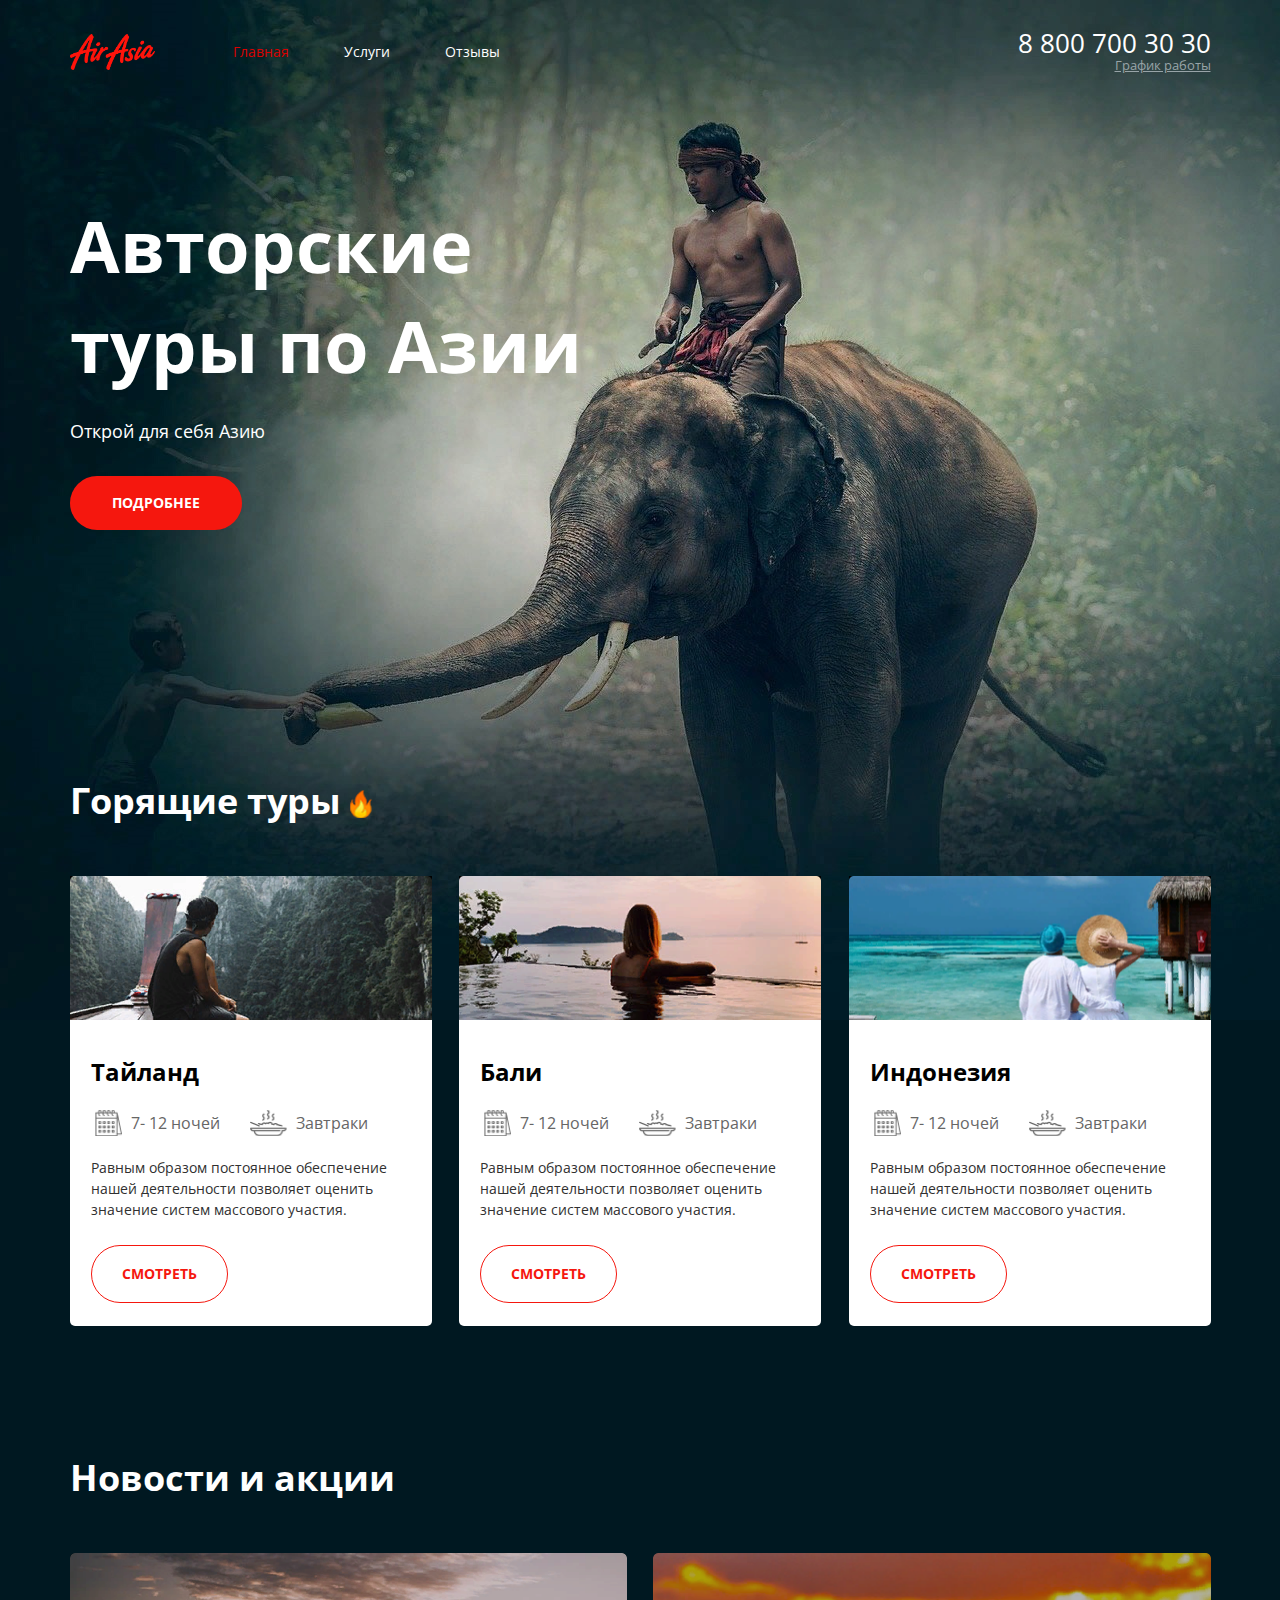
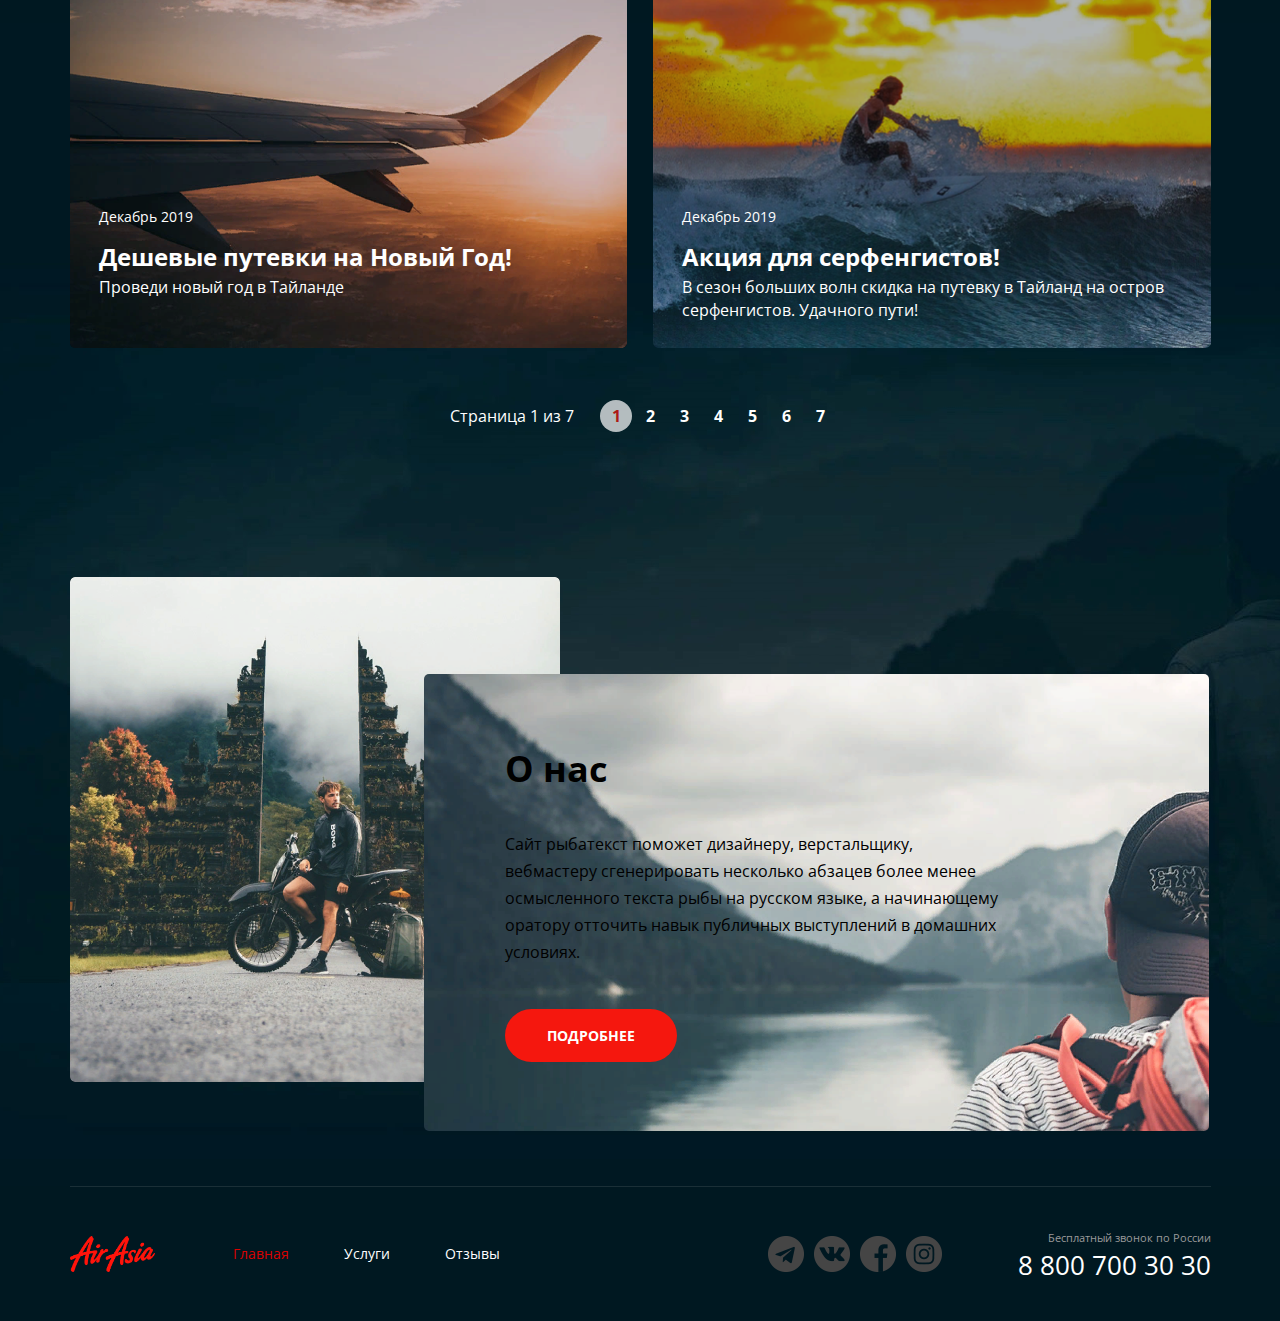
<file: index.html>
<!DOCTYPE html>
<html lang="ru">

<head>
  <meta charset="UTF-8">
  <title>Project air-asia</title>
  <link rel="stylesheet" href="main.css">
</head>

<body>
  <div class="wrapper wrapper-main">

    <header class="header">
      <div class="container header__container">
        <div class="header__col">
          <a href="index.html" class="logo">
            <img src="./img/icon/logo.png" alt="логотип" class="logo__pic">
          </a>
          <nav class="menu">
            <ul class="menu__list">
              <li class="menu__item"><a href="index.html" class="menu__title menu__title--active">Главная</a></li>
              <li class="menu__item"><a href="services.html" class="menu__title">Услуги</a></li>
              <li class="menu__item"><a href="reviews.html" class="menu__title">Отзывы</a></li>
            </ul>
          </nav>
        </div>
        <div class="header__col header__col-align--right">
          <address class="contacts">
            <a href="tel:+78007003030" class="contacts__phone">8 800 700 30 30</a>
            <div class="contacts__workhours">
              График работы
              <div class="contacts__dropdown">
                <div class="contacts__dropdown--workhours">пн-вс: 09:00 - 20:00</div>
                <div class="contacts__dropdown--lunchhours">Обед: 14:00-14:30</div>
              </div>
            </div>
          </address>
        </div>
      </div>
    </header>

    <div class="intro">
      <div class="container intro__container">
        <div class="intro__wrap">
          <h1 class="intro__title">Авторские туры по Азии</h1>
          <p class="intro__text">Открой для себя Азию</p>
          <a href="#" class="btn">Подробнее</a>
        </div>
      </div>
    </div>

    <div class="page-content">
      <div class="main-content">
        <section class="tours">
          <div class="container">
            <h2 class="tours__title">
              Горящие туры
              <img src="./img/icon/flame.png" alt="" class="tours__title-pic">
            </h2>
            <ul class="tours__list">
              <li class="burning-tour tours__item">
                <div class="burning-tour__cover-wrap">
                  <img src="./img/tours/river.png" alt="Тайланд" class="burning-tour__cover">
                </div>
                <div class="burning-tour__information">
                  <h3 class="burning-tour__name">Тайланд</h3>
                  <ul class="burning-tour__featuers">
                    <li class="burning-tour__featuer">
                      <div class="burning-tour__featuer-pic">
                        <img src="./img/icon/calendar.png" alt="" class="burning-tour__featuer-icon">
                      </div>
                      <div class="burning-tour__featuer-text">7- 12 ночей</div>
                    </li>
                    <li class="burning-tour__featuer">
                      <div class="burning-tour__featuer-pic">
                        <img src="./img/icon/meal.png" alt="" class="burning-tour__featuer-icon">
                      </div>
                      <div class="burning-tour__featuer-text">Завтраки</div>
                    </li>
                  </ul>
                  <p class="burning-tour__description">Равным образом постоянное обеспечение нашей деятельности
                    позволяет
                    оценить значение систем массового участия.</p>
                  <a href="#" class="btn btn--size-middle btn--theme-bordered burning-tour__btn">Смотреть</a>
                </div>
              </li>
              <li class="burning-tour tours__item">
                <div class="burning-tour__cover-wrap">
                  <img src="./img/tours/pool.png" alt="Бали" class="burning-tour__cover">
                </div>
                <div class="burning-tour__information">
                  <h3 class="burning-tour__name">Бали</h3>
                  <ul class="burning-tour__featuers">
                    <li class="burning-tour__featuer">
                      <div class="burning-tour__featuer-pic">
                        <img src="./img/icon/calendar.png" alt="" class="burning-tour__featuer-icon">
                      </div>
                      <div class="burning-tour__featuer-text">7- 12 ночей</div>
                    </li>
                    <li class="burning-tour__featuer">
                      <div class="burning-tour__featuer-pic">
                        <img src="./img/icon/meal.png" alt="" class="burning-tour__featuer-icon">
                      </div>
                      <div class="burning-tour__featuer-text">Завтраки</div>
                    </li>
                  </ul>
                  <p class="burning-tour__description">Равным образом постоянное обеспечение нашей деятельности
                    позволяет
                    оценить значение систем массового участия.</p>
                  <a href="#" class="btn btn--size-middle btn--theme-bordered burning-tour__btn">Смотреть</a>

                </div>
              </li>
              <li class="burning-tour tours__item">
                <div class="burning-tour__cover-wrap">
                  <img src="./img/tours/ocean.png" alt="Индонезия" class="burning-tour__cover">
                </div>
                <div class="burning-tour__information">
                  <h3 class="burning-tour__name">Индонезия</h3>

                  <ul class="burning-tour__featuers">
                    <li class="burning-tour__featuer">
                      <div class="burning-tour__featuer-pic">
                        <img src="./img/icon/calendar.png" alt="" class="burning-tour__featuer-icon">
                      </div>
                      <div class="burning-tour__featuer-text">7- 12 ночей</div>
                    </li>
                    <li class="burning-tour__featuer">
                      <div class="burning-tour__featuer-pic">
                        <img src="./img/icon/meal.png" alt="" class="burning-tour__featuer-icon">
                      </div>
                      <div class="burning-tour__featuer-text">Завтраки</div>
                    </li>
                  </ul>
                  <p class="burning-tour__description">Равным образом постоянное обеспечение нашей деятельности
                    позволяет
                    оценить значение систем массового участия.</p>
                  <a href="#" class="btn btn--size-middle btn--theme-bordered burning-tour__btn">Смотреть</a>
                </div>
              </li>
            </ul>
          </div>
        </section>

        <section class="news">
          <div class="container news__container">
            <h2 class="news__title">Новости и акции</h2>
            <ul class="news__list">
              <li class="news__item single-news">
                <a href="#" class="single-news__link">
                  <img src="./img/news/plain.png" alt="img" class="single-news__pic">
                  <div class="single-news__content">
                    <date class="single-news__date">Декабрь 2019</date>
                    <h3 class="single-news__name">Дешевые путевки на Новый Год!</h3>
                    <p class="single-news__add">Проведи новый год в Тайланде</p>
                  </div>
                </a>
              </li>
              <li class="news__item single-news">
                <a href="#" class="news__link ">
                  <img src="./img/news/Surfer.png" alt="img" class="single-news__pic">
                  <div class="single-news__content">
                    <date class="single-news__date">Декабрь 2019</date>
                    <h3 class="single-news__name">Акция для серфенгистов!</h3>
                    <p class="single-news__add">В сезон больших волн скидка на путевку в Тайланд на остров серфенгистов.
                      Удачного
                      пути!</p>
                  </div>
                </a>
              </li>
            </ul>

            <div class="pagination">
              <div class="pagination__display">Страница 1 из 7</div>
              <ul class="pagination__list">
                <li class="pagination__item pagination__item--active">
                  <a href="#" class="pagination__link">1</a>
                </li>
                <li class="pagination__item">
                  <a href="#" class="pagination__link">2</a>
                </li>
                <li class="pagination__item">
                  <a href="#" class="pagination__link">3</a>
                </li>
                <li class="pagination__item">
                  <a href="#" class="pagination__link">4</a>
                </li>
                <li class="pagination__item">
                  <a href="#" class="pagination__link">5</a>
                </li>
                <li class="pagination__item">
                  <a href="#" class="pagination__link">6</a>
                </li>
                <li class="pagination__item">
                  <a href="#" class="pagination__link">7</a>
                </li>
              </ul>
            </div>
          </div>
        </section>

        <section class="about">
          <div class="container about__container">
            <article class="about__desc">
              <h2 class="about__name">О нас</h2>
              <div class="about__text">
                <p>Сайт рыбатекст поможет дизайнеру, верстальщику, вебмастеру сгенерировать несколько
                  абзацев более менее осмысленного текста рыбы на русском языке, а начинающему оратору отточить навык
                  публичных выступлений в домашних условиях. </p>
              </div>
              <a href="#" class="btn">Подробнее</a>
            </article>
          </div>
        </section>
      </div>
    </div>

    <footer class="footer">
      <div class="container footer-container">
        <div class="footer__content">
          <div class="footer__col">
            <a href="index.html" class="logo">
              <img src="./img/icon/logo.png" alt="" class="logo__pic">
            </a>
            <nav class="menu">
              <ul class="menu__list">
                <li class="menu__item">
                  <a href="index.html" class="menu__title menu__title--active">Главная</a>
                </li>
                <li class="menu__item">
                  <a href="services.html" class="menu__title">Услуги</a>
                </li>
                <li class="menu__item">
                  <a href="reviews.html" class="menu__title">Отзывы</a>
                </li>
              </ul>
            </nav>
          </div>
          <div class="footer__col-align--right">
            <ul class="socials">
              <li class="socials__item socials__item--item-tg">
                <a href="#" class="socials__link"></a>
              </li>
              <li class="socials__item socials__item--item-vk">
                <a href="#" class="socials__link"></a>
              </li>
              <li class="socials__item socials__item--item-fb">
                <a href="#" class="socials__link"></a>
              </li>
              <li class="socials__item socials__item--item-inst">
                <a href="#" class="socials__link"></a>
              </li>
            </ul>

            <address class="contacts footer__contacts">
              <div class="contacts__inf">Бесплатный звонок по России</div>
              <a href="tel:+78007003030" class="contacts__phone">8 800 700 30 30</a>
            </address>
          </div>

        </div>
      </div>
    </footer>
  </div>
</body>

</html>
</file>
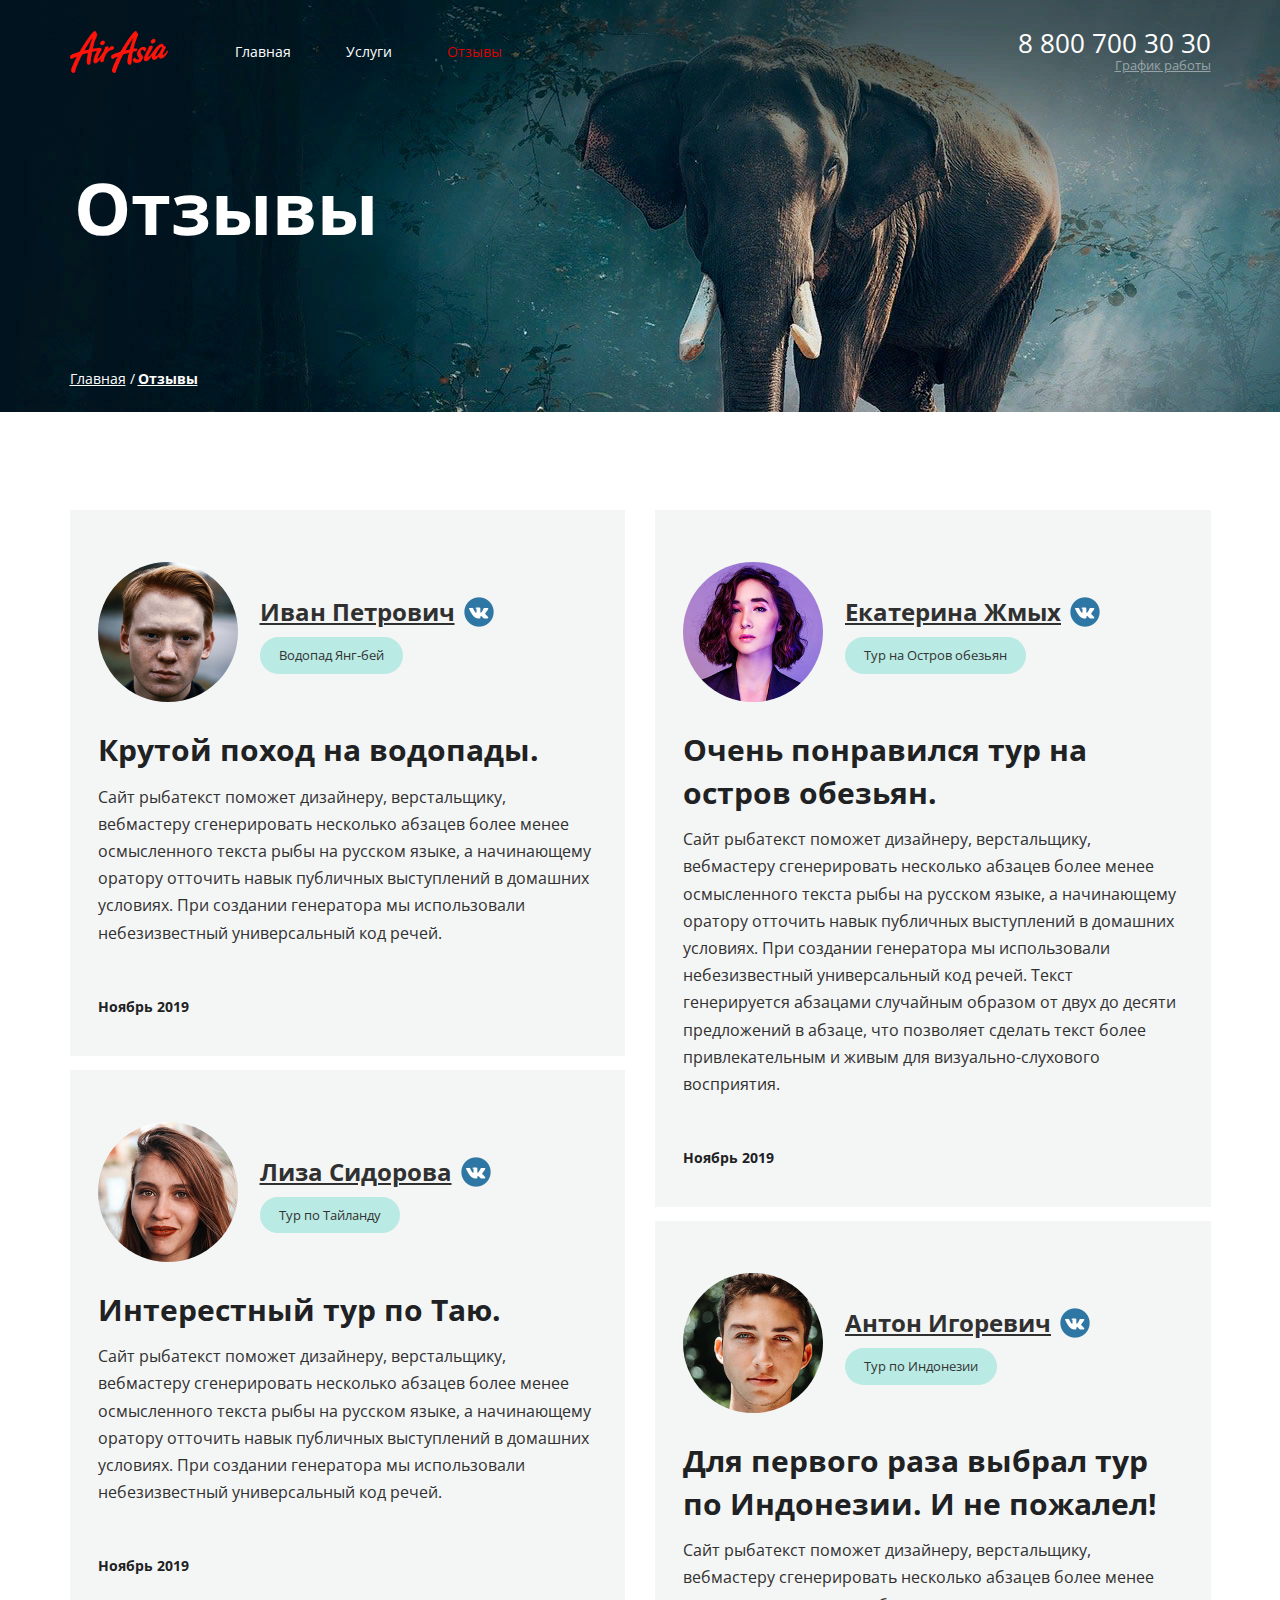
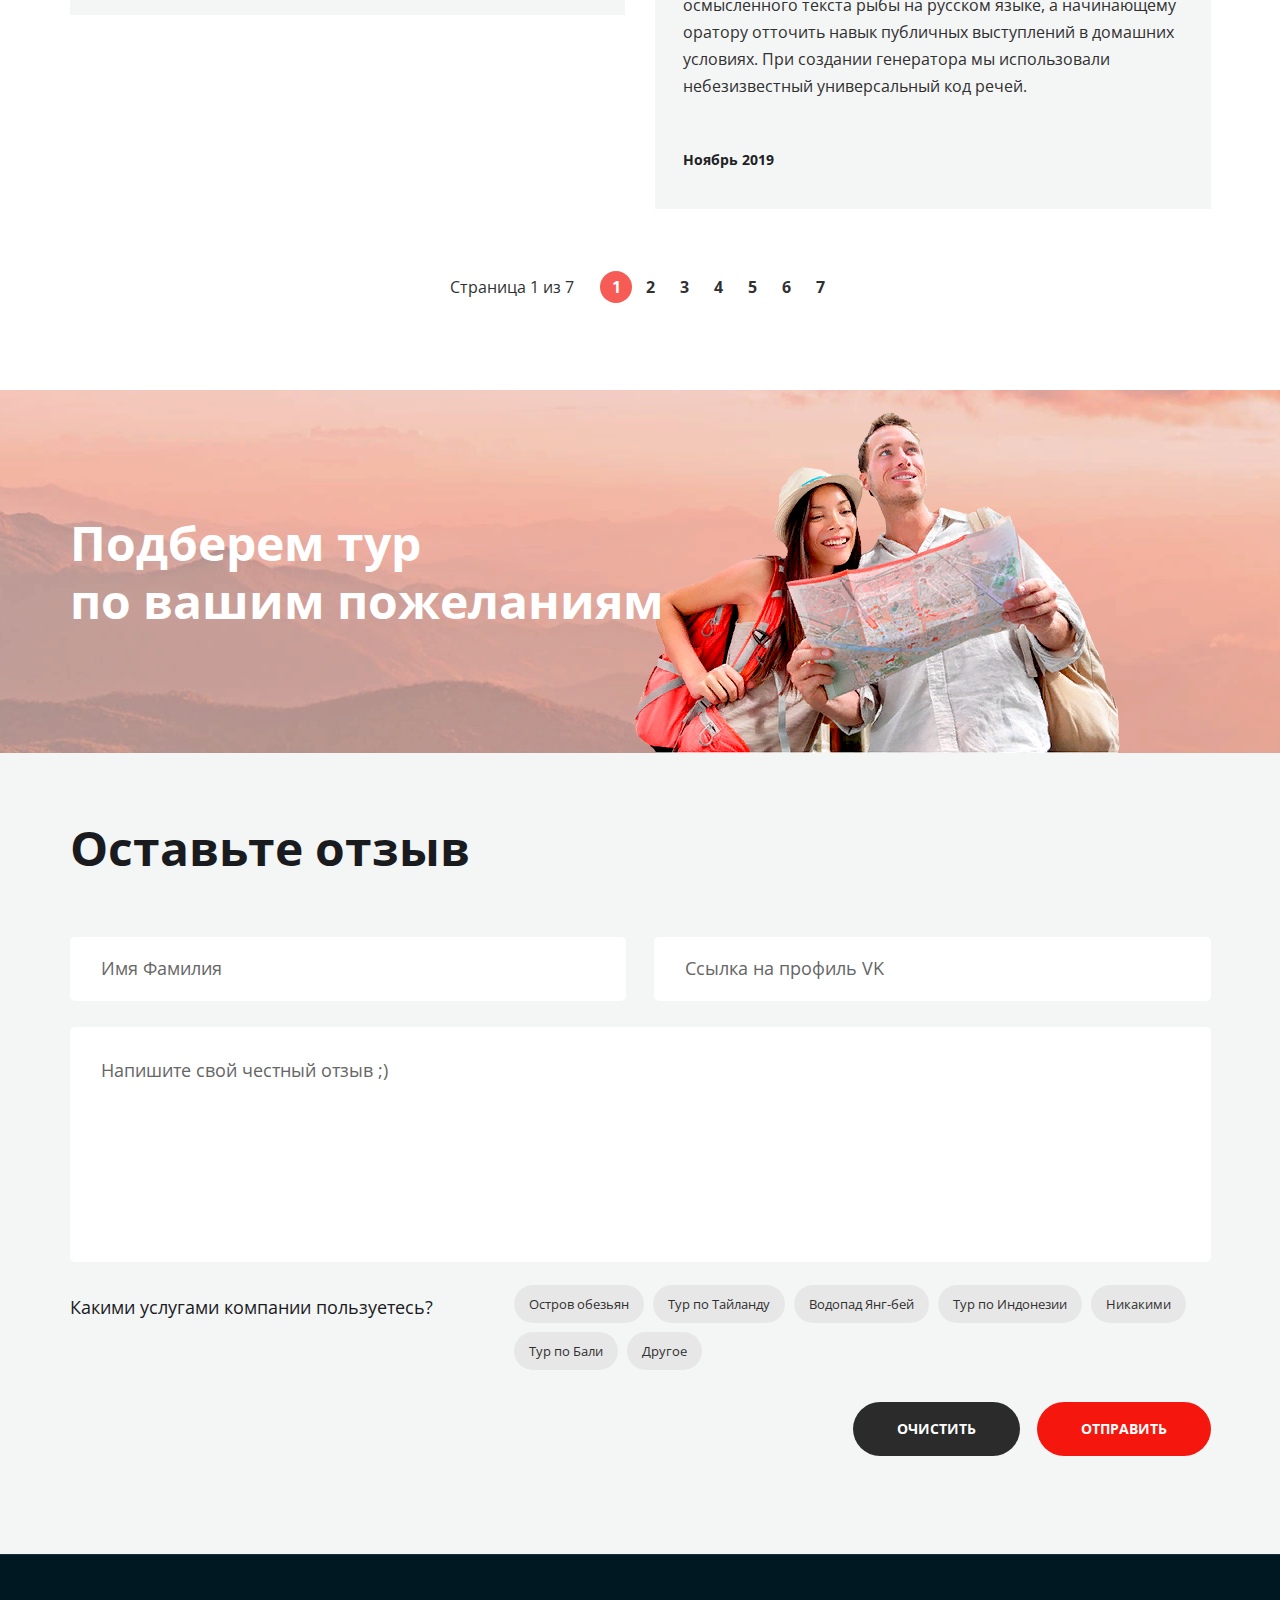
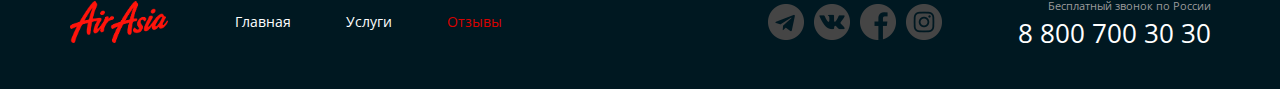
<file: reviews.html>
<!DOCTYPE html>
<html lang="en">

<head>
  <meta charset="UTF-8">
  <title>Отзывы</title>
  <link rel="stylesheet" href="main.css">
</head>

<body>
  <div class="wrapper wrapper-inner">
    <section class="top-line">
      <div class="container top-line__container">
        <header class="header top-line__header">
          <div class="container header__container">
            <div class="header__col">
              <a href="index.html" class="logo logo--inner">
                <img src="./img/icon/logo.png" alt="логотип" class="logo__pic">
              </a>
              <nav class="menu">
                <ul class="menu__list">
                  <li class="menu__item"><a href="index.html" class="menu__title">Главная</a></li>
                  <li class="menu__item"><a href="services.html" class="menu__title">Услуги</a></li>
                  <li class="menu__item"><a href="reviews.html" class="menu__title menu__title--active">Отзывы</a></li>
                </ul>
              </nav>
            </div>

            <div class="header__col header__col-align--right">
              <address class="contacts">
                <a href="tel:+78007003030" class="contacts__phone">8 800 700 30 30</a>
                <div class="contacts__workhours">
                  График работы
                  <div class="contacts__dropdown">
                    <div class="contacts__dropdown--workhours">пн-вс: 09:00 - 20:00</div>
                    <div class="contacts__dropdown--lunchhours">Обед: 14:00-14:30</div>
                  </div>
                </div>
              </address>
            </div>
          </div>
        </header>

        <h1 class="top-line__title top-line__title--reviews">Отзывы</h1>
        <ul class="breadcrumb">
          <li class="breadcrumb__item">
            <a href="./index.html" class="breadcrumb__link">Главная</a>
          </li>
          <li class="breadcrumb__item breadcrumb__item--active">
            <a href="./services.html" class="breadcrumb__link">Отзывы</a>
          </li>
        </ul>
      </div>
    </section>

    <main class="main-content">
      <div class="container">
        <section class="reviews">
          <ul class="reviews__list">
            <li class="reviews__item review">
              <div class="review__header">
                <div class="review__photo">
                  <div class="avatar">
                    <img src="./img/reviews/ivan.jpg" alt="user" class="review__pic">
                  </div>
                </div>
                <div class="review__userdata">
                  <a href="#" class="review__user">Иван Петрович</a>
                  <div class="review__place">
                    <a href="" class="review__place-tag tag tag--bg--green">Водопад Янг-бей</a>
                  </div>
                </div>
              </div>
              <div class="review__content">
                <h3 class="review__content-title">Крутой поход на водопады.</h3>
                <div class="review__content-text">
                  <p>Сайт рыбатекст поможет дизайнеру, верстальщику, вебмастеру сгенерировать несколько абзацев более
                    менее осмысленного текста рыбы на русском языке, а начинающему оратору отточить навык публичных
                    выступлений в домашних условиях. При создании генератора мы использовали небезизвестный
                    универсальный код речей. </p>
                </div>
                <date class="review__date">Ноябрь 2019 </date>
              </div>
            </li>
            <li class="reviews__item review">
              <div class="review__header">
                <div class="review__photo">
                  <div class="avatar">
                    <img src="./img/reviews/lisa.jpg" alt="user" class="review__pic">
                  </div>
                </div>
                <div class="review__userdata">
                  <a href="#" class="review__user">Лиза Сидорова</a>
                  <div class="review__place">
                    <a href="" class="review__place-tag tag tag--bg--green">Тур по Тайланду</a>
                  </div>
                </div>
              </div>
              <div class="review__content">
                <h3 class="review__content-title">Интерестный тур по Таю.</h3>
                <div class="review__content-text">
                  <p>Сайт рыбатекст поможет дизайнеру, верстальщику, вебмастеру сгенерировать несколько абзацев более менее осмысленного текста рыбы на русском языке, а начинающему оратору отточить навык публичных выступлений в домашних условиях. При создании генератора мы использовали небезизвестный универсальный код речей. </p>
                </div>
                <date class="review__date">Ноябрь 2019 </date>
              </div>
            </li>
            <li class="reviews__item review">
              <div class="review__header">
                <div class="review__photo">
                  <div class="avatar">
                    <img src="./img/reviews/kate.jpg" alt="user" class="review__pic">
                  </div>
                </div>
                <div class="review__userdata">
                  <a href="#" class="review__user">Екатерина Жмых</a>
                  <div class="review__place">
                    <a href="" class="review__place-tag tag tag--bg--green">Тур на Остров обезьян</a>
                  </div>
                </div>
              </div>
              <div class="review__content">
                <h3 class="review__content-title">Очень понравился тур на остров обезьян.</h3>
                <div class="review__content-text">
                  <p>Сайт рыбатекст поможет дизайнеру, верстальщику, вебмастеру сгенерировать несколько абзацев более менее осмысленного текста рыбы на русском языке, а начинающему оратору отточить навык публичных выступлений в домашних условиях. При создании генератора мы использовали небезизвестный универсальный код речей. Текст генерируется абзацами случайным образом от двух до десяти предложений в абзаце, что позволяет сделать текст более привлекательным и живым для визуально-слухового восприятия.</p>
                </div>
                <date class="review__date">Ноябрь 2019 </date>
              </div>
            </li>
            <li class="reviews__item review">
              <div class="review__header">
                <div class="review__photo">
                  <div class="avatar">
                    <img src="./img/reviews/anton.jpg" alt="user" class="review__pic">
                  </div>
                </div>
                <div class="review__userdata">
                  <a href="#" class="review__user">Антон Игоревич</a>
                  <div class="review__place">
                    <a href="" class="review__place-tag tag tag--bg--green">Тур по Индонезии</a>
                  </div>
                </div>
              </div>
              <div class="review__content">
                <h3 class="review__content-title">Для первого раза выбрал тур по Индонезии. И не пожалел!</h3>
                <div class="review__content-text">
                  <p>Сайт рыбатекст поможет дизайнеру, верстальщику, вебмастеру сгенерировать несколько абзацев более менее осмысленного текста рыбы на русском языке, а начинающему оратору отточить навык публичных выступлений в домашних условиях. При создании генератора мы использовали небезизвестный универсальный код речей.</p>
                </div>
                <date class="review__date">Ноябрь 2019 </date>
              </div>
            </li>

          </ul>
        </section>
        <div class="pagination">
          <div class="pagination__display">Страница 1 из 7</div>
          <ul class="pagination__list">
            <li class="pagination__item pagination__services--active">
              <a href="#" class="pagination__link pagination__link--services ">1</a>
            </li>
            <li class="pagination__item">
              <a href="#" class="pagination__link pagination__link--services">2</a>
            </li>
            <li class="pagination__item">
              <a href="#" class="pagination__link pagination__link--services">3</a>
            </li>
            <li class="pagination__item">
              <a href="#" class="pagination__link pagination__link--services">4</a>
            </li>
            <li class="pagination__item">
              <a href="#" class="pagination__link pagination__link--services">5</a>
            </li>
            <li class="pagination__item">
              <a href="#" class="pagination__link pagination__link--services">6</a>
            </li>
            <li class="pagination__item">
              <a href="#" class="pagination__link pagination__link--services">7</a>
            </li>
          </ul>
        </div>
      </div>
    </main>

    <section class="separator">
      <div class="container">
        <div class="separator__content">
          <h2 class="separator__title">Подберем тур </h2>
          <h2 class="separator__title">по вашим пожеланиям</h2>
        </div>
      </div>
    </section>

    <section class="inner-section inner-section--form">
      <div class="container">
        <h2 class="inner-section__title inner-section__title--form">Оставьте отзыв</h2>
        <form action="" class="form">
          <div class="form__row">
            <input type="text" name="name" class="form__input" placeholder="Имя Фамилия">
            <input type="text" name="social" class="form__input" placeholder="Ссылка на профиль VK">
          </div>
          <div class="form__row form__row--textarea">
            <textarea class="form__input form__input--textarea" name="message" placeholder="Напишите свой честный отзыв ;)"></textarea>
          </div>
          <div class="form__row form__row--controls">
            <div class="form__controls-title"><p>Какими услугами компании пользуетесь?</p></div>
            <ul class="form__controls-list control">
              <li class="control__item">
                <label class="control__elem">
                  <input class="control__radio" type="radio" name="tour">
                  <span class="control__tag">Остров обезьян</span>
                </label>
              </li>
              <li class="control__item">
                <label class="control__elem">
                  <input class="control__radio" type="radio" name="tour">
                  <span class="control__tag">Тур по Тайланду</span>
                </label>
              </li>
              <li class="control__item">
                <label class="control__elem">
                  <input class="control__radio" type="radio" name="tour">
                  <span class="control__tag">Водопад Янг-бей</span>
                </label>
              </li>
              <li class="control__item">
                <label class="control__elem">
                  <input class="control__radio" type="radio" name="tour">
                  <span class="control__tag">Тур по Индонезии</span>
                </label>
              </li>
              <li class="control__item">
                <label class="control__elem">
                  <input class="control__radio" type="radio" name="tour">
                  <span class="control__tag">Никакими</span>
                </label>
              </li>
              <li class="control__item">
                <label class="control__elem">
                  <input class="control__radio" type="radio" name="tour">
                  <span class="control__tag">Тур по Бали</span>
                </label>
              </li>
              <li class="control__item">
                <label class="control__elem">
                  <input class="control__radio" type="radio" name="tour">
                  <span class="control__tag">Другое</span>
                </label>
              </li>
            </ul>
          </div>
          <div class="form__row form__row--btns">
            <button class="btn btn--theme--black" type="reset">Очистить</button>
            <button class="btn" type="submit">Отправить</button>
          </div>
        </form>
      </div>
    </section>

    <footer class="footer-container">
      <div class="container footer-container__content">
        <div class="footer">
          <div class="footer__col">
            <a href="index.html" class="logo logo--inner">
              <img src="./img/icon/logo.png" alt="" class="logo__pic">
            </a>
            <nav class="menu">
              <ul class="menu__list">
                <li class="menu__item">
                  <a href="index.html" class="menu__title">Главная</a>
                </li>
                <li class="menu__item">
                  <a href="services.html" class="menu__title">Услуги</a>
                </li>
                <li class="menu__item">
                  <a href="reviews.html" class="menu__title menu__title--active">Отзывы</a>
                </li>
              </ul>
            </nav>
          </div>
          <div class="footer__col-align--right">
            <ul class="socials">
              <li class="socials__item socials__item--item-tg">
                <a href="#" class="socials__link"></a>
              </li>
              <li class="socials__item socials__item--item-vk">
                <a href="#" class="socials__link"></a>
              </li>
              <li class="socials__item socials__item--item-fb">
                <a href="#" class="socials__link"></a>
              </li>
              <li class="socials__item socials__item--item-inst">
                <a href="#" class="socials__link"></a>
              </li>
            </ul>

            <address class="contacts footer__contacts">
              <div class="contacts__inf">Бесплатный звонок по России</div>
              <a href="tel:+78007003030" class="contacts__phone">8 800 700 30 30</a>
            </address>
          </div>
        </div>
      </div>
    </footer>
  </div>
</body>

</html>
</file>
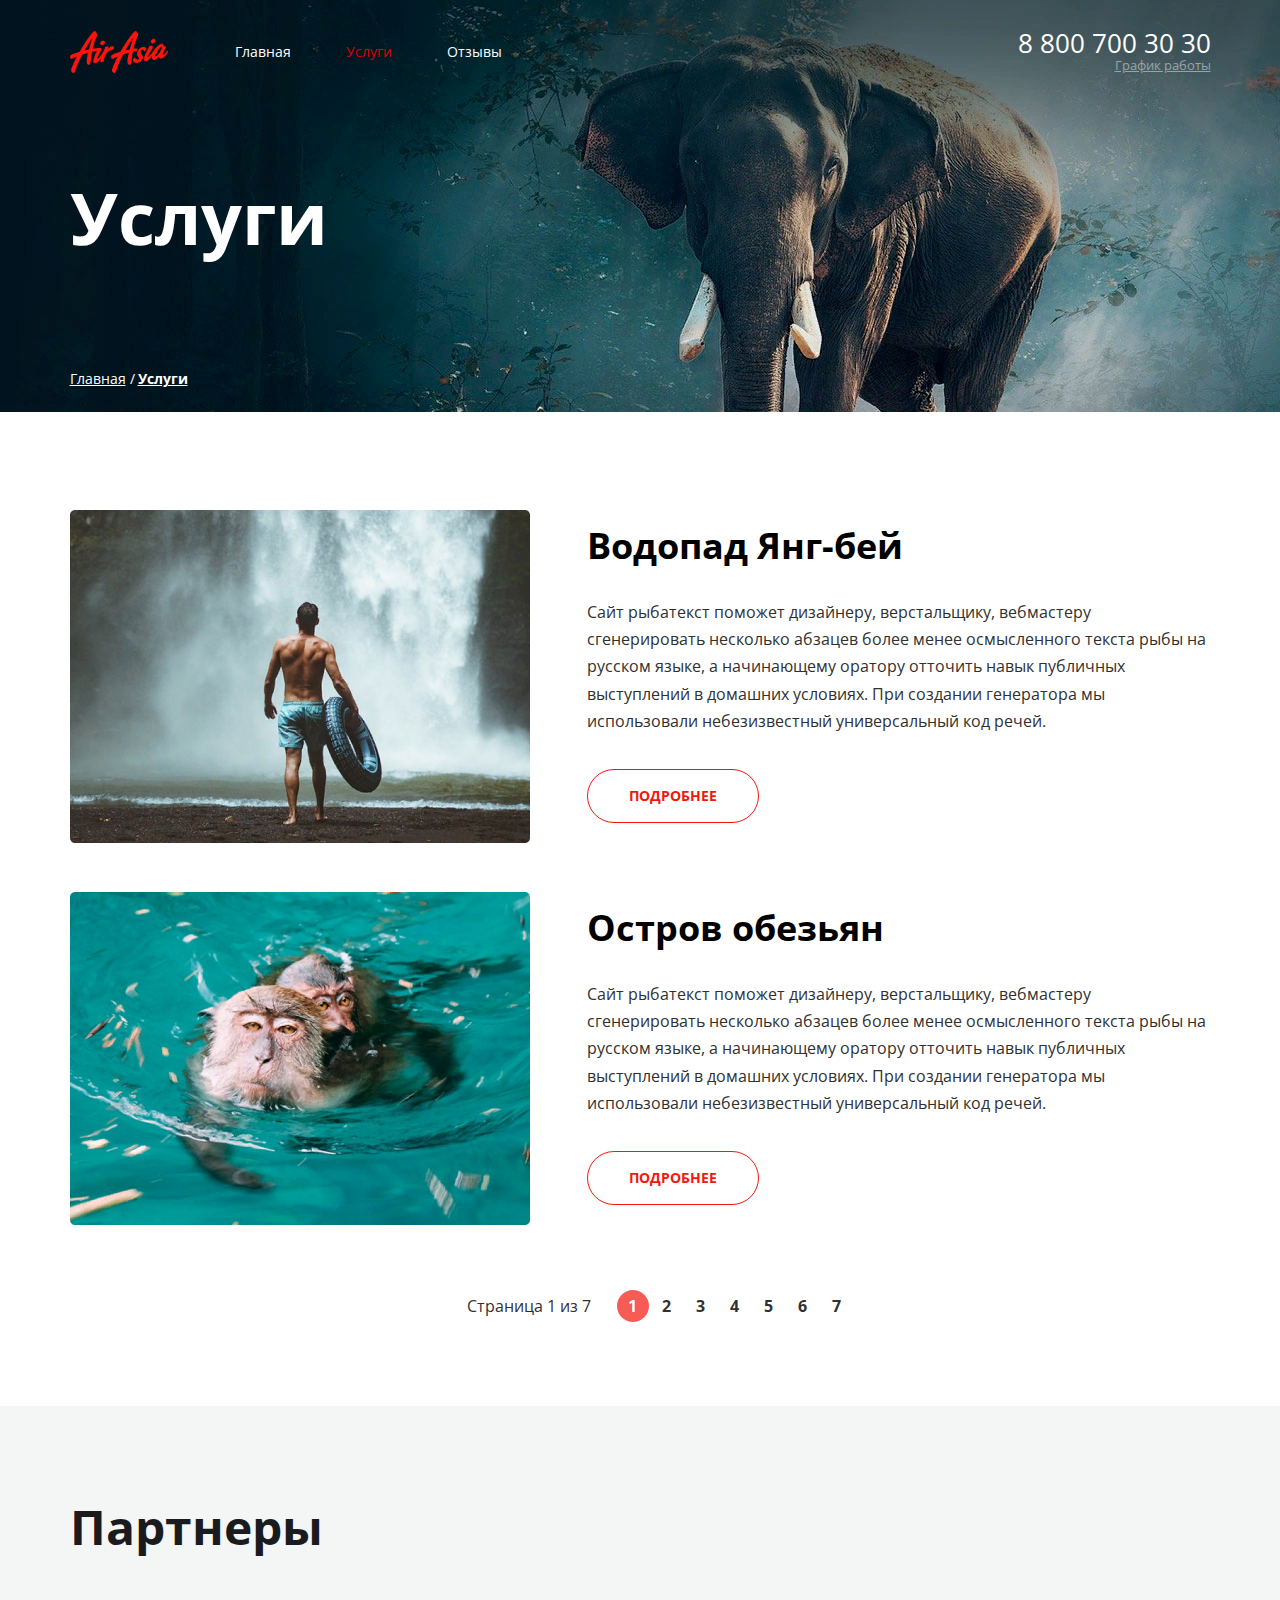
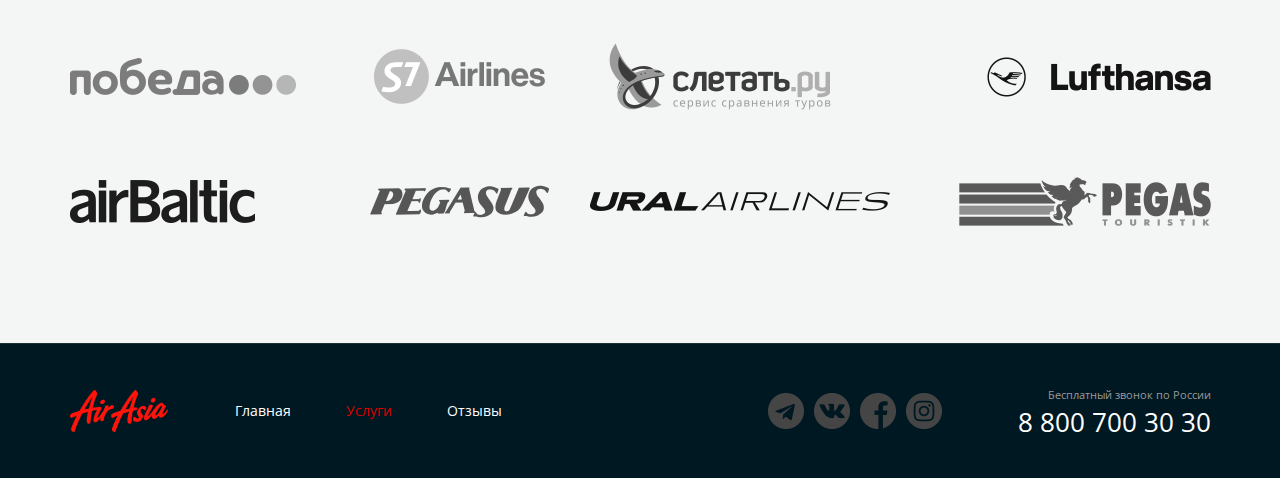
<file: services.html>
<!DOCTYPE html>
<html lang="ru">

<head>
  <meta charset="UTF-8">
  <meta name="viewport" content="width=device-width, initial-scale=1.0">
  <title>Услуги</title>
  <link rel="stylesheet" href="main.css">
</head>

<body>
  <div class="wrapper wrapper-inner">
    <section class="top-line">
      <div class="container top-line__container">
        <header class="header top-line__header">
          <div class="container header__container">
            <div class="header__col">
              <a href="index.html" class="logo logo--inner">
                <img src="./img/icon/logo.png" alt="логотип" class="logo__pic">
              </a>
              <nav class="menu">
                <ul class="menu__list">
                  <li class="menu__item"><a href="index.html" class="menu__title">Главная</a></li>
                  <li class="menu__item"><a href="services.html" class="menu__title menu__title--active">Услуги</a></li>
                  <li class="menu__item"><a href="reviews.html" class="menu__title">Отзывы</a></li>
                </ul>
              </nav>
            </div>

            <div class="header__col header__col-align--right">
              <address class="contacts">
                <a href="tel:+78007003030" class="contacts__phone">8 800 700 30 30</a>
                <div class="contacts__workhours">
                  График работы
                  <div class="contacts__dropdown">
                    <div class="contacts__dropdown--workhours">пн-вс: 09:00 - 20:00</div>
                    <div class="contacts__dropdown--lunchhours">Обед: 14:00-14:30</div>
                  </div>
                </div>
              </address>
            </div>
          </div>
        </header>

        <h1 class="top-line__title">Услуги</h1>
        <ul class="breadcrumb">
          <li class="breadcrumb__item">
            <a href="./index.html" class="breadcrumb__link">Главная</a>
          </li>
          <li class="breadcrumb__item breadcrumb__item--active">
            <a href="./services.html" class="breadcrumb__link">Услуги</a>
          </li>
        </ul>
      </div>
    </section>

    <main class="main-content">
      <section class="services">
        <div class="container">
          <ul class="services__list">
            <li class="services__item">
              <div class="services__pic-box">
                <img src="./img/services/waterfall.png" alt="" class="services__pic">
              </div>

              <div class="services__information">
                <h3 class="services__name">Водопад Янг-бей</h3>
                <div class="services__text">
                  <p>Сайт рыбатекст поможет дизайнеру, верстальщику, вебмастеру сгенерировать несколько абзацев более
                    менее осмысленного текста рыбы на русском языке, а начинающему оратору отточить навык публичных
                    выступлений в домашних условиях. При создании генератора мы использовали небезизвестный
                    универсальный
                    код речей. </p>
                </div>
                <a href="" class="btn btn--theme-bordered">Подробнее</a>
              </div>
            </li>
            <li class="services__item">
              <div class="services__pic-box">
                <img src="./img/services/monkeys.png" alt="" class="services__pic">
              </div>

              <div class="services__information">
                <h3 class="services__name">Остров обезьян</h3>
                <div class="services__text">
                  <p>Сайт рыбатекст поможет дизайнеру, верстальщику, вебмастеру сгенерировать несколько абзацев более
                    менее осмысленного текста рыбы на русском языке, а начинающему оратору отточить навык публичных
                    выступлений в домашних условиях. При создании генератора мы использовали небезизвестный
                    универсальный
                    код речей. </p>
                </div>
                <a href="" class="btn btn--theme-bordered">Подробнее</a>
              </div>
            </li>
          </ul>

          <div class="pagination services__pagination">
            <div class="pagination__display">Страница 1 из 7</div>
            <ul class="pagination__list">
              <li class="pagination__item pagination__services--active">
                <a href="#" class="pagination__link pagination__link--services ">1</a>
              </li>
              <li class="pagination__item">
                <a href="#" class="pagination__link pagination__link--services">2</a>
              </li>
              <li class="pagination__item">
                <a href="#" class="pagination__link pagination__link--services">3</a>
              </li>
              <li class="pagination__item">
                <a href="#" class="pagination__link pagination__link--services">4</a>
              </li>
              <li class="pagination__item">
                <a href="#" class="pagination__link pagination__link--services">5</a>
              </li>
              <li class="pagination__item">
                <a href="#" class="pagination__link pagination__link--services">6</a>
              </li>
              <li class="pagination__item">
                <a href="#" class="pagination__link pagination__link--services">7</a>
              </li>
            </ul>
          </div>
        </div>
      </section>

      <section class="inner-section">
        <div class="container">
          <div class="inner-section__title ">Партнеры</div>
          <ul class="partners__list">
            <li class="partners__item">
              <img src="./img/partners/pobeda.png" alt="">
            </li>
            <li class="partners__item">
              <img src="./img/partners/s7.png" alt="">
            </li>
            <li class="partners__item">
              <img src="./img/partners/lets-fly.png" alt="">
            </li>
            <li class="partners__item">
              <img src="./img/partners/lufthansa.png" alt="">
            </li>
            <li class="partners__item">
              <img src="./img/partners/airbaltic.png" alt="">
            </li>
            <li class="partners__item">
              <img src="./img/partners/pegasus.png" alt="">
            </li>
            <li class="partners__item">
              <img src="./img/partners/ural.png" alt="">
            </li>
            <li class="partners__item">
              <img src="./img/partners/pegas.png" alt="">
            </li>
          </ul>
        </div>
      </section>
    </main>


    <footer class="footer-container">
      <div class="container footer-container__content">
        <div class="footer">
          <div class="footer__col">
            <a href="index.html" class="logo logo--inner">
              <img src="./img/icon/logo.png" alt="" class="logo__pic">
            </a>
            <nav class="menu">
              <ul class="menu__list">
                <li class="menu__item">
                  <a href="index.html" class="menu__title">Главная</a>
                </li>
                <li class="menu__item">
                  <a href="services.html" class="menu__title menu__title--active">Услуги</a>
                </li>
                <li class="menu__item">
                  <a href="reviews.html" class="menu__title">Отзывы</a>
                </li>
              </ul>
            </nav>
          </div>
          <div class="footer__col-align--right">
            <ul class="socials">
              <li class="socials__item socials__item--item-tg">
                <a href="#" class="socials__link"></a>
              </li>
              <li class="socials__item socials__item--item-vk">
                <a href="#" class="socials__link"></a>
              </li>
              <li class="socials__item socials__item--item-fb">
                <a href="#" class="socials__link"></a>
              </li>
              <li class="socials__item socials__item--item-inst">
                <a href="#" class="socials__link"></a>
              </li>
            </ul>

            <address class="contacts footer__contacts">
              <div class="contacts__inf">Бесплатный звонок по России</div>
              <a href="tel:+78007003030" class="contacts__phone">8 800 700 30 30</a>
            </address>
          </div>
        </div>
      </div>
    </footer>
  </div>
</body>

</html>
</file>
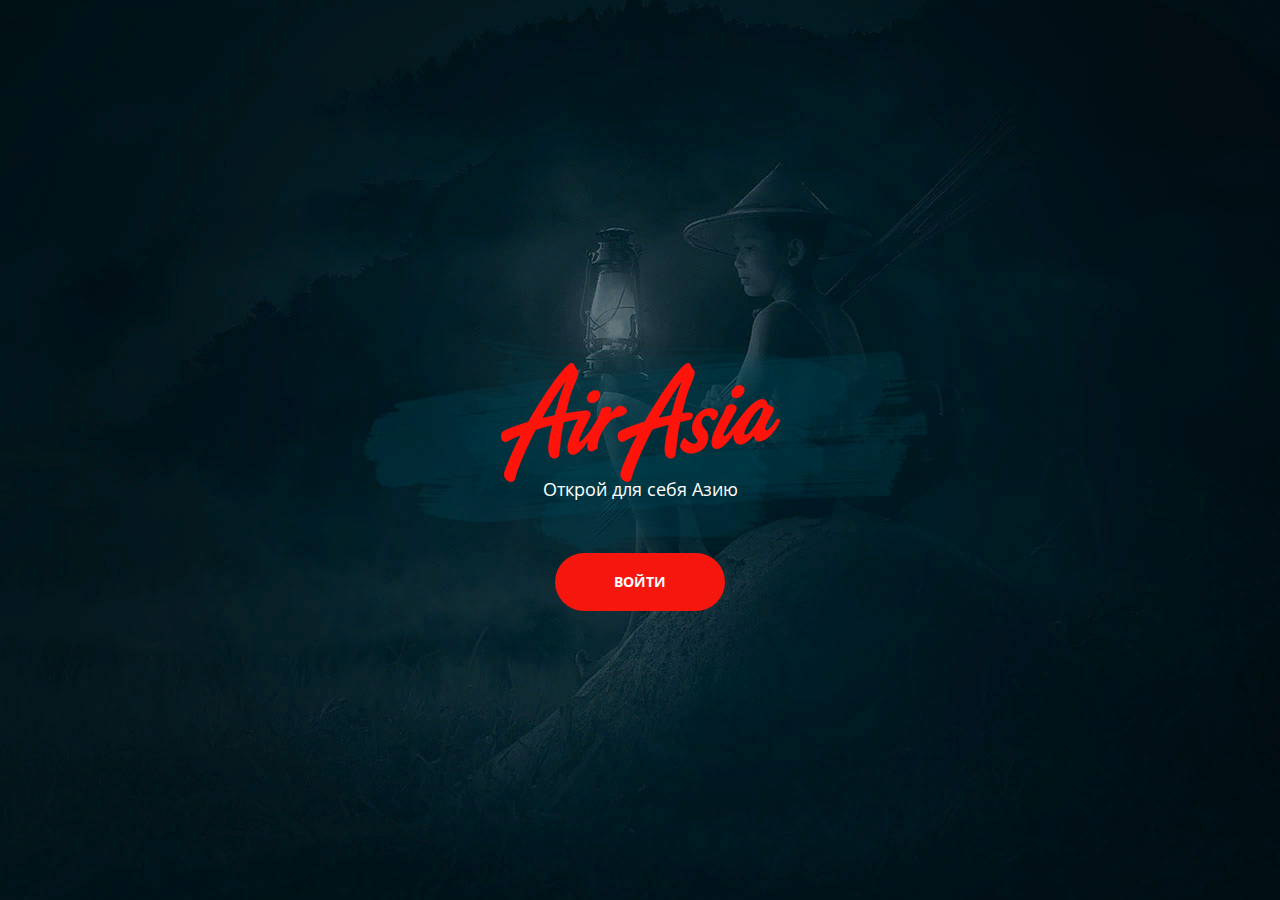
<file: welcome-page.html>
<!DOCTYPE html>
<html lang="ru">

<head>
    <meta charset="UTF-8">
    <title>Welcome!</title>
    <link rel="stylesheet" href="main.css">
</head>

<body>
    <div class="wrapper wrapper--welcome">
        <div class="wrapper__shades">
            <main class="welcome">
                <div class="welcome__inf">
                    <div class="logo welcome__logo">
                        <img src="./img/icon/logo.png" alt="логотип" class="logo__pic">
                    </div>

                    <div class="welcome__text">
                        <p>Открой для себя Азию</p>
                    </div>
                </div>

                <a href="./index.html" class="btn">Войти</a>
            </main>
        </div>
    </div>
</body>

</html>
</file>
<file: main.css>
@import url(./css/layout/normlize.css);
@import url(./css/layout/fonts.css);
@import url(./css/layout/base.css);

@import url(./css/blocks/header.css);
@import url(./css/blocks/logo.css);
@import url(./css/blocks/menu.css);
@import url(./css/blocks/contacts.css);
@import url(./css/blocks/btn.css);

@import url(./css/blocks/intro.css);
@import url(./css/blocks/burning-tour.css);
@import url(./css/blocks/tours.css);

@import url(./css/blocks/about.css);
@import url(./css/blocks/news.css);
@import url(./css/blocks/pagination.css);

@import url(./css/blocks/footer.css);
@import url(./css/blocks/socials.css);

@import url(./css/blocks/top-line.css);
@import url(./css/blocks/breadcrumb.css);
@import url(./css/blocks/service.css);
@import url(./css/blocks/partners.css);

@import url(./css/blocks/welcome.css);
@import url(./css/blocks/reviews.css);
@import url(./css/blocks/separator.css);
@import url(./css/blocks/form.css);
@import url(./css/blocks/controls.css);
@import url(./css/blocks/inner.css);
</file>
